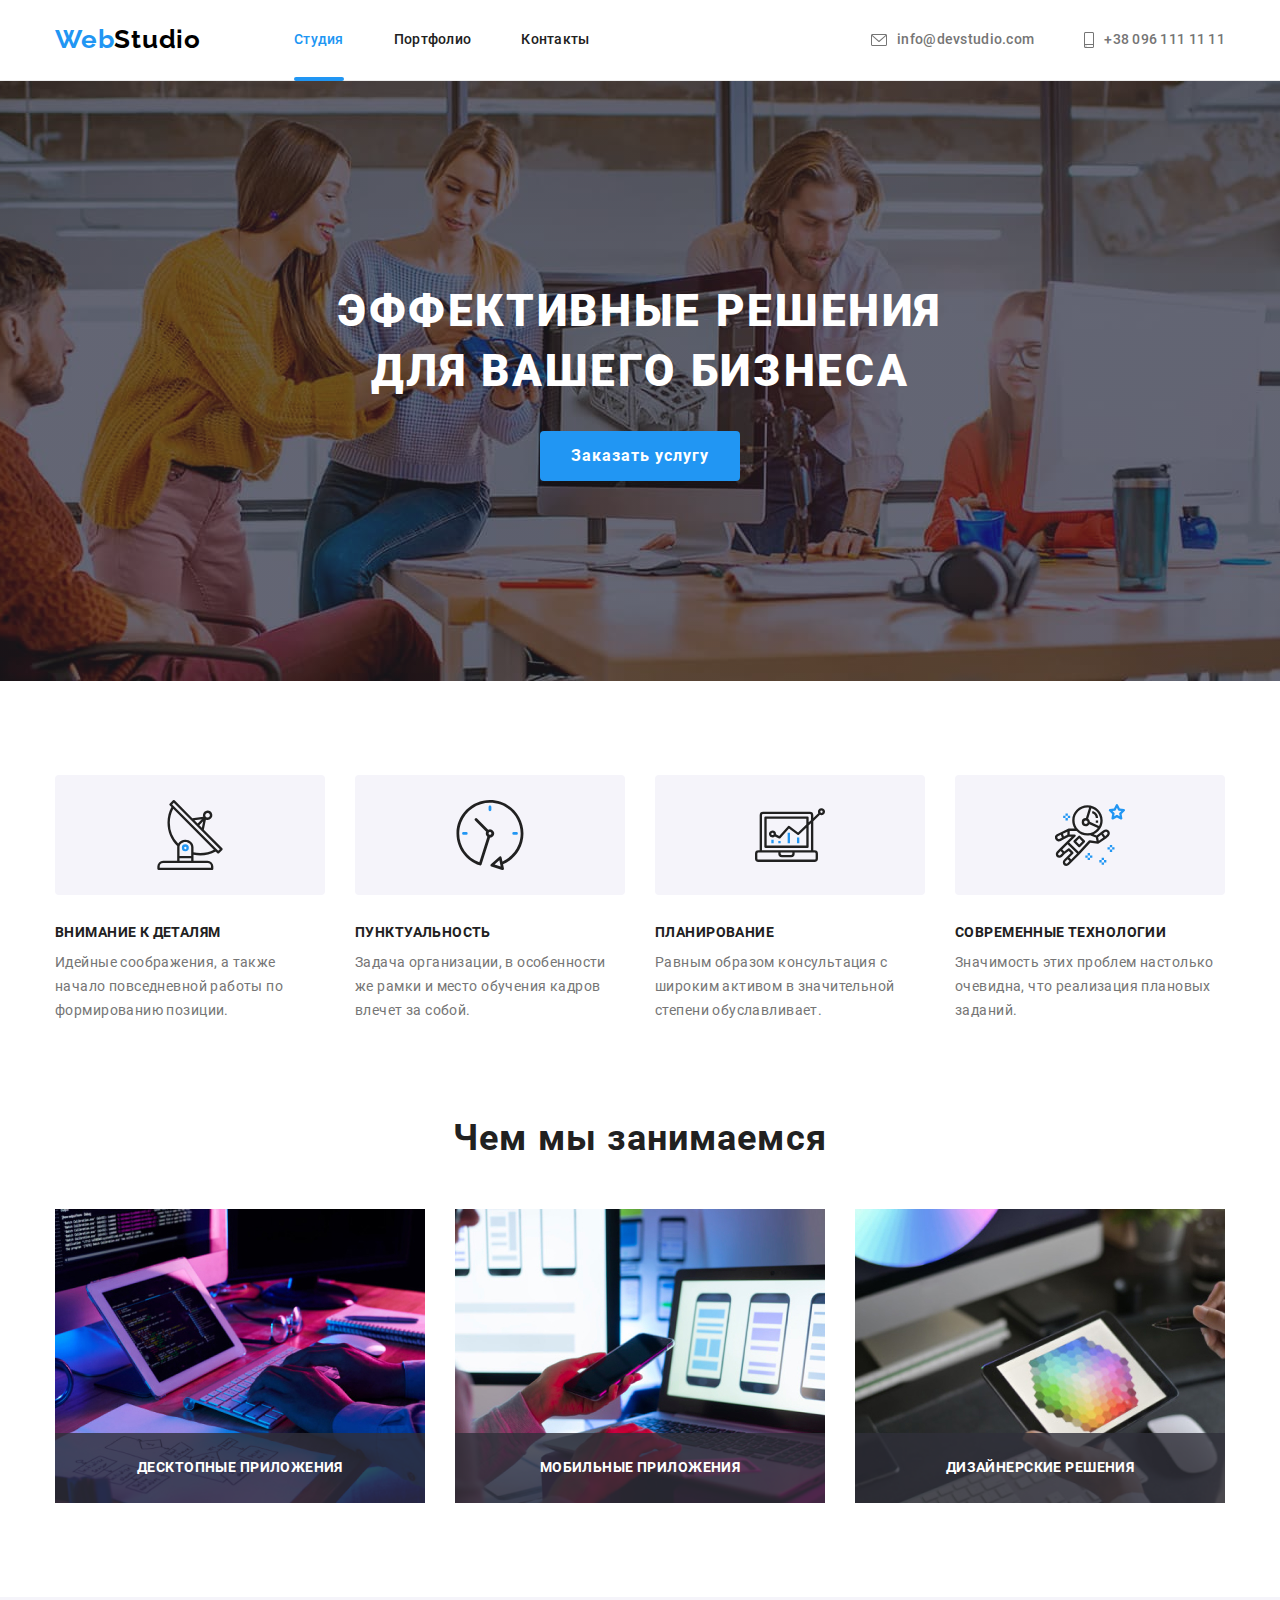
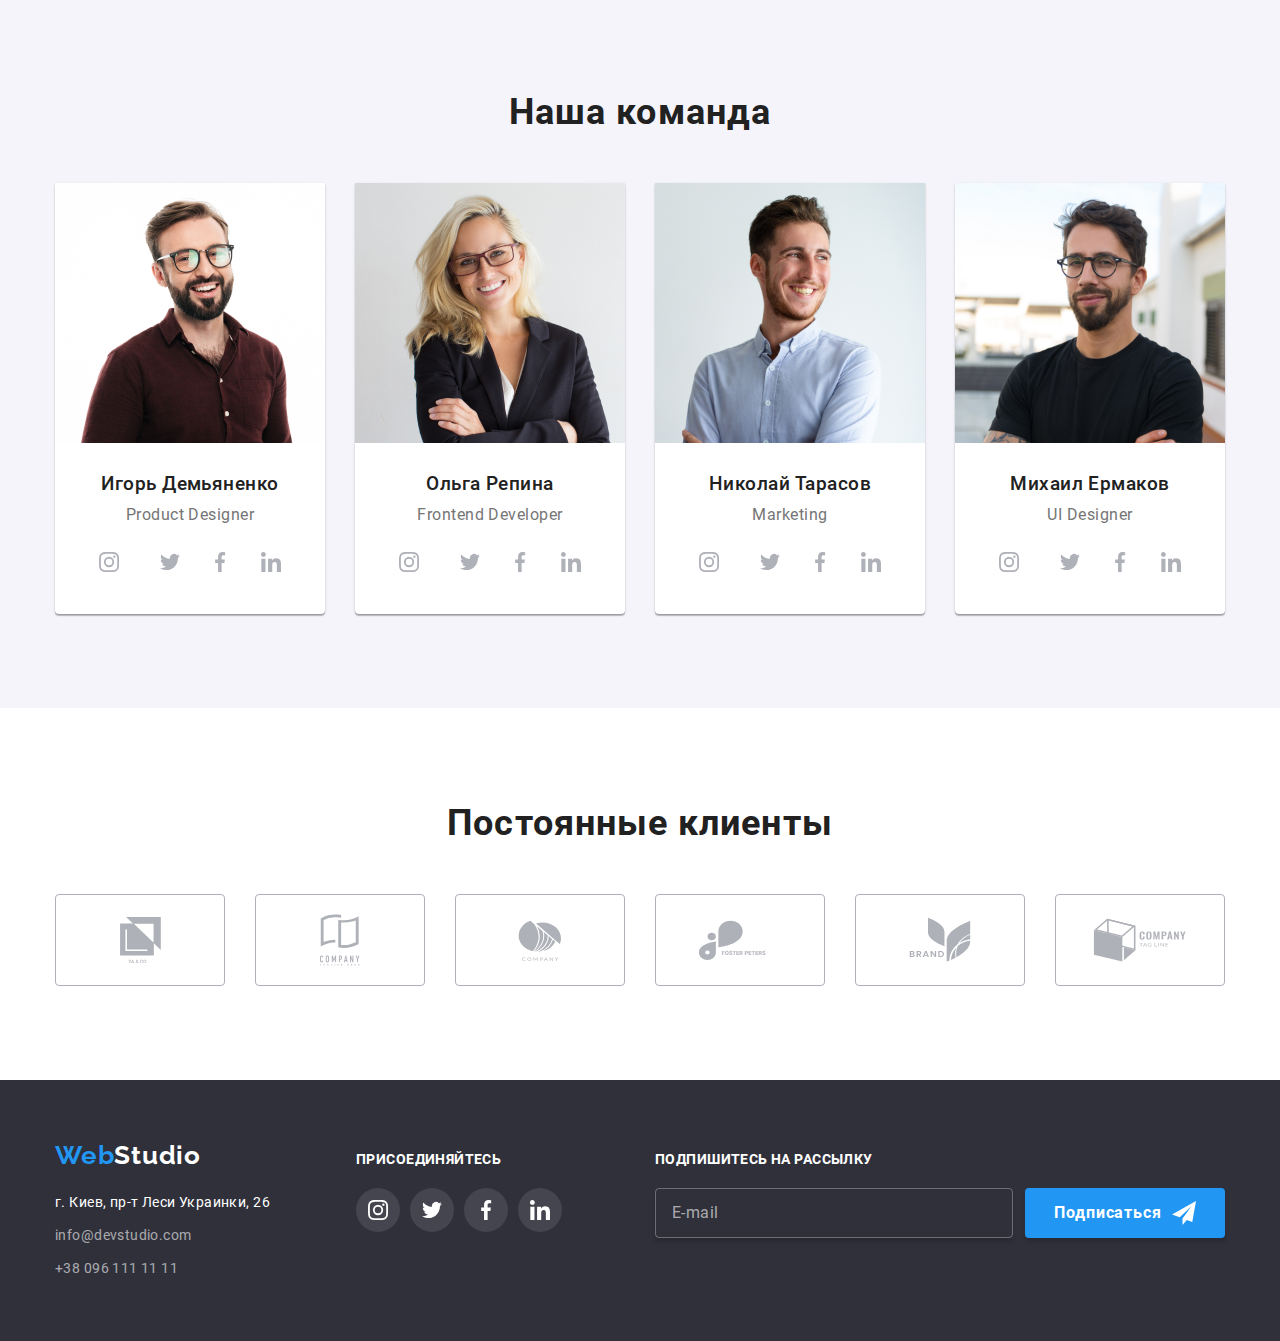
<file: index.html>
<!DOCTYPE html>
<html lang="ru">
<head>
    <meta charset="UTF-8">
    <meta http-equiv="X-UA-Compatible" content="IE=edge">
    <meta name="viewport" content="width=device-width, initial-scale=1.0">
    <title>Студия</title>
    <link rel="stylesheet" href="https://cdnjs.cloudflare.com/ajax/libs/modern-normalize/1.0.0/modern-normalize.min.css">
    <link rel="stylesheet" href="./css/main.min.css"/>
</head>
<body>
    <!--  Хедер  -->
    <header>
        <div class="header container">
        <a href="./index.html" class="logo"><span class="logo__part--accent">Web</span><span class="logo__part--black">Studio</span></a>
        <nav>
        <ul class="nav-list">
            <li class="nav-list__item"><a href="./index.html" class="nav-list__link nav-list__link--current">Студия</a></li>
            <li class="nav-list__item"><a href="./portfolio.html" class="nav-list__link">Портфолио</a></li>
            <li class="nav-list__item"><a href="#contacts" class="nav-list__link">Контакты</a></li>
        </ul>
        </nav>
        <ul class="media-list">
            <li class="media-list__item">
                <a href="mailto:info@devstudio.com" class="media-list__link">
                <svg class="media-list__icon" width="16" height="12">
                    <use href="./images/icons.svg#icon-envelope">

                    </use>
                </svg>
                info@devstudio.com
                </a>
            </li>  
            <li class="media-list__item">
                <a href="tel:+380961111111" class="media-list__link">
                <svg class="media-list__icon" width="10" height="16">
                    <use href="./images/icons.svg#icon-smartphone">

                    </use>
                </svg>
                    +38 096 111 11 11
                </a>
            </li> 
        </ul>
        </div>
    </header>

    
    <!-- Main content-->
    <main>
           <!-- Герой -->
    <section class="hero">
       
        <div class="container hero-container">
        <h1 class="hero-container__title">Эффективные решения<br> для вашего бизнеса</h1>
        <button data-modal-open type="button" class="main-button">Заказать услугу</button>
        </div>
    </section>
    <!-- <h2>Особенности</h2> -->
    <section class="features"> 
       
        <div class="container">
        <ul class="features-list">
            <li class="features-list__item">
                <div class="features-list__icon-bcg">
                    <svg class="features-list__icon" width="70" height="70">
                        <use href="./images/icons.svg#icon-antenna">
                    
                        </use>
                    </svg>
                </div>
                <h3 class="features-list__title">Внимание к деталям</h3>
                <p class="features-list__text">Идейные соображения, а также начало повседневной работы по формированию позиции.</p>
            </li>
            <li class="features-list__item">
                <div class="features-list__icon-bcg">
                    <svg class="features-list__icon" width="70" height="70">
                        <use href="./images/icons.svg#icon-clock">
                    
                        </use>
                    </svg>
                </div>
                <h3 class="features-list__title">Пунктуальность</h3>
                <p class="features-list__text">Задача организации, в особенности же рамки и место обучения кадров влечет за собой.</p>
            </li>
             <li class="features-list__item">
                <div class="features-list__icon-bcg">
                    <svg class="features-list__icon" width="70" height="70">
                        <use href="./images/icons.svg#icon-diagram">
                    
                        </use>
                    </svg>
                </div>
                <h3 class="features-list__title">Планирование</h3>
                <p class="features-list__text">Равным образом консультация с широким активом в значительной степени обуславливает.</p>
            </li>
            <li class="features-list__item">
                <div class="features-list__icon-bcg">
                    <svg class="features-list__icon" width="70" height="70">
                        <use href="./images/icons.svg#icon-astronaut">
                    
                        </use>
                    </svg>
                </div>
                <h3 class="features-list__title">Современные технологии</h3>
                <p class="features-list__text">Значимость этих проблем настолько очевидна, что реализация плановых заданий.</p>
            </li>

        </ul>
        </div>
    </section>
    <!-- Чем мы занимаемся -->
    <section class="about">
        <div class="container">
        <h2 class="container__section-title">Чем мы занимаемся</h2>
        <ul class="about-list">
            <li class="about-list__item"><img src="./images/box1.jpg" alt="box1" width="370">
            <div class="about-list__overlay">
                <h3 class="about-list__title">Десктопные приложения</h3>
            </div>
            </li>
            <li class="about-list__item"><img src="./images/box2.jpg" alt="box2" width="370">
            <div class="about-list__overlay">
                <h3 class="about-list__title">Мобильные приложения</h3>
            </div>
            </li>
            <li class="about-list__item"><img src="./images/box3.jpg" alt="box3" width="370">
            <div class="about-list__overlay">
                <h3 class="about-list__title">Дизайнерские решения</h3>
            </div>
            </li>
        </ul>
        </div>
    </section>
    <!-- Наша команда -->
    <section class="team">
        <div class="container">
        <h2 class="container__section-title">Наша команда</h2>
        <ul class="team-list">
            <li class="team-list__item">
                <img class="team-list__image" src="./images/img1.jpg" alt="Игорь Демьяненко" width="270">
                <h3 class="team-list__name">Игорь Демьяненко</h3>
                <p class="team-list__position">Product Designer</p>
                <ul class="social-list social-list--team">
                    <li class="social-list__item social-list__item--team">
                        <a href="" class="social-list__link social-list__link--team">
                            <svg class="social-list__icon" width="20" height="20">
                                <use href="./images/icons.svg#icon-instagram">
                            
                                </use>
                            </svg>
                        </a>
                    </li>
                    <li class="social-list__item team-link-item">
                        <a href="" class="social-list__link social-list__link--team">
                        <svg class="social-list__icon" width="20" height="20">
                            <use href="./images/icons.svg#icon-twitter">
                    
                            </use>
                        </svg>
                        </a>
                    </li>
                    <li class="social-list__item team-link-item">
                        <a href="" class="social-list__link social-list__link--team">
                        <svg class="social-list__icon" width="20" height="20">
                            <use href="./images/icons.svg#icon-facebook">
                    
                            </use>
                        </svg>
                        </a>
                    </li>
                    <li class="social-list__item team-link-item">
                        <a href="" class="social-list__link social-list__link--team">
                        <svg class="social-list__icon" width="20" height="20">
                            <use href="./images/icons.svg#icon-linkedin">
                    
                            </use>
                        </svg>
                        </a>
                    </li>
                </ul>
            </li>
            <li class="team-list__item">
                <img class="team-list__image" src="./images/img2.jpg" alt="Ольга Репина" width="270">
                <h3 class="team-list__name">Ольга Репина</h3>
                <p class="team-list__position">Frontend Developer</p>
                <ul class="social-list social-list--team">
                    <li class="social-list__item social-list__item--team">
                        <a href="" class="social-list__link social-list__link--team">
                            <svg class="social-list__icon" width="20" height="20">
                                <use href="./images/icons.svg#icon-instagram">
                
                                </use>
                            </svg>
                        </a>
                    </li>
                    <li class="social-list__item team-link-item">
                        <a href="" class="social-list__link social-list__link--team">
                            <svg class="social-list__icon" width="20" height="20">
                                <use href="./images/icons.svg#icon-twitter">
                
                                </use>
                            </svg>
                        </a>
                    </li>
                    <li class="social-list__item team-link-item">
                        <a href="" class="social-list__link social-list__link--team">
                            <svg class="social-list__icon" width="20" height="20">
                                <use href="./images/icons.svg#icon-facebook">
                
                                </use>
                            </svg>
                        </a>
                    </li>
                    <li class="social-list__item team-link-item">
                        <a href="" class="social-list__link social-list__link--team">
                            <svg class="social-list__icon" width="20" height="20">
                                <use href="./images/icons.svg#icon-linkedin">
                
                                </use>
                            </svg>
                        </a>
                    </li>
                </ul>
            </li>
            <li class="team-list__item">
                <img class="team-list__image" src="./images/img3.jpg" alt="Николай Тарасов" width="270">
                <h3 class="team-list__name">Николай Тарасов</h3>
                <p class="team-list__position">Marketing</p>
                <ul class="social-list social-list--team">
                    <li class="social-list__item social-list__item--team">
                        <a href="" class="social-list__link social-list__link--team">
                            <svg class="social-list__icon" width="20" height="20">
                                <use href="./images/icons.svg#icon-instagram">
                
                                </use>
                            </svg>
                        </a>
                    </li>
                    <li class="social-list__item team-link-item">
                        <a href="" class="social-list__link social-list__link--team">
                            <svg class="social-list__icon" width="20" height="20">
                                <use href="./images/icons.svg#icon-twitter">
                
                                </use>
                            </svg>
                        </a>
                    </li>
                    <li class="social-list__item team-link-item">
                        <a href="" class="social-list__link social-list__link--team">
                            <svg class="social-list__icon" width="20" height="20">
                                <use href="./images/icons.svg#icon-facebook">
                
                                </use>
                            </svg>
                        </a>
                    </li>
                    <li class="social-list__item team-link-item">
                        <a href="" class="social-list__link social-list__link--team">
                            <svg class="social-list__icon" width="20" height="20">
                                <use href="./images/icons.svg#icon-linkedin">
                
                                </use>
                            </svg>
                        </a>
                    </li>
                </ul>
            </li>
            <li class="team-list__item">
                <img class="team-list__image" src="./images/img4.jpg" alt="Михаил Ермаков" width="270">
                <h3 class="team-list__name">Михаил Ермаков</h3>
                <p class="team-list__position">UI Designer</p>
                <ul class="social-list social-list--team">
                    <li class="social-list__item social-list__item--team">
                        <a href="" class="social-list__link social-list__link--team">
                            <svg class="social-list__icon" width="20" height="20">
                                <use href="./images/icons.svg#icon-instagram">
                
                                </use>
                            </svg>
                        </a>
                    </li>
                    <li class="social-list__item team-link-item">
                        <a href="" class="social-list__link social-list__link--team">
                            <svg class="social-list__icon" width="20" height="20">
                                <use href="./images/icons.svg#icon-twitter">
                
                                </use>
                            </svg>
                        </a>
                    </li>
                    <li class="social-list__item team-link-item">
                        <a href="" class="social-list__link social-list__link--team">
                            <svg class="social-list__icon" width="20" height="20">
                                <use href="./images/icons.svg#icon-facebook">
                
                                </use>
                            </svg>
                        </a>
                    </li>
                    <li class="social-list__item team-link-item">
                        <a href="" class="social-list__link social-list__link--team">
                            <svg class="social-list__icon" width="20" height="20">
                                <use href="./images/icons.svg#icon-linkedin">
                
                                </use>
                            </svg>
                        </a>
                    </li>
                </ul>
            </li>
        </ul>
        </div>
    </section>
    <!--Клиенты-->
    <section class="clients"> 
    <div class="container">
    <h2 class="container__section-title">Постоянные клиенты</h2>
    <ul class="clients-list">
        <li class="clients-list__item">
            <a href="" class="clients-list__link">
                <svg class="clients-list__icon" width="41" height="46.7">
                    <use href="./images/icons.svg#icon-client1">

                    </use>
                </svg>
            </a>
        </li>
        <li class="clients-list__item">
            <a href="" class="clients-list__link">
                <svg class="clients-list__icon" width="40" height="52">
                    <use href="./images/icons.svg#icon-client2">
            
                    </use>
                </svg>
            </a>
        </li>
        <li class="clients-list__item">
            <a href="" class="clients-list__link">
                <svg class="clients-list__icon" width="43.46" height="41.18">
                    <use href="./images/icons.svg#icon-client3">
            
                    </use>
                </svg>
            </a>
        </li>
        <li class="clients-list__item">
            <a href="" class="clients-list__link">
                <svg class="clients-list__icon" width="84.44" height="40.62">
                    <use href="./images/icons.svg#icon-client4">
                    </use>
                </svg>
            </a>
        </li>
        <li class="clients-list__item">
            <a href="" class="clients-list__link">
                <svg class="clients-list__icon" width="62.54" height="45.43">
                    <use href="./images/icons.svg#icon-client5">
            
                    </use>
                </svg>
            </a>
        </li>
        <li class="clients-list__item">
            <a href="" class="clients-list__link">
                <svg class="clients-list__icon" width="93.79" height="43.93">
                    <use href="./images/icons.svg#icon-client6">
            
                    </use>
                </svg>
            </a>
        </li>
    </ul>

    </div>
    </section>
    </main>

    <!-- Футер -->
    <footer id="contacts">
        <div class="footer container">
            <div class="main-contacts">

            <a href="./index.html" class="logo"><span class="logo__part--accent">Web</span><span class="logo__part--white">Studio</span></a>
            
            <ul class="contact-list">
                <li class="contact-list__item"><address class="address-link">г. Киев, пр-т Леси Украинки, 26</address></li>
                <li class="contact-list__item"><a href="mailto:info@devstudio.com" class="contact-link">info@devstudio.com</a></li>
                <li class="contact-list__item"><a href="tel:+380961111111" class="contact-link">+38 096 111 11 11</a></li>
            </ul>
            </div>

            <div class="social-networks-contacts">
                <p class="call">присоединяйтесь</p>
                <ul class="social-list">
                    <li class="social-list__item">
                        <a href="" class="social-list__link social-list__link--footer">
                            <svg class="social-list__icon" width="20" height="20">
                                <use href="./images/icons.svg#icon-instagram">
                
                                </use>
                            </svg>
                        </a>
                    </li>
                    <li class="social-list__item">
                        <a href="" class="social-list__link social-list__link--footer">
                            <svg class="social-list__icon" width="20" height="20">
                                <use href="./images/icons.svg#icon-twitter">
                
                                </use>
                            </svg>
                        </a>
                    </li>
                    <li class="social-list__item">
                        <a href="" class="social-list__link social-list__link--footer">
                            <svg class="social-list__icon" width="20" height="20">
                                <use href="./images/icons.svg#icon-facebook">
                
                                </use>
                            </svg>
                        </a>
                    </li>
                    <li class="social-list__item">
                        <a href="" class="social-list__link social-list__link--footer">
                            <svg class="social-list__icon" width="20" height="20">
                                <use href="./images/icons.svg#icon-linkedin">
                
                                </use>
                            </svg>
                        </a>
                    </li>
                </ul>
            </div>
            <div class="subscribe-form">
            <p class="call subscribe-form__call">Подпишитесь на рассылку</p>
            <form action="javascript:void(0);">
                    <div class="subscribe-field">
                    <label>
                    <input type="email" placeholder="E-mail" class="subscribe-field__form-input">
                    </label>
                    <button type="submit" class="main-button subscribe-field__main-button">Подписаться
                        <svg class="main-button__subscribe-icon" width="24" height="24">
                            <use href="./images/icons.svg#icon-send">
                            </use>
                        </svg>
                    </button>
                    </div>
                
            </form>
            </div>
        </div>
        
    </footer>

    <!-- Бекдроп -->
    <!-- Модалка -->
    <div class="backdrop is-hidden" data-modal>
        <div class="modal">
            <button type="button" class="close-button" data-modal-close>
                <svg class="close-button__cross" width="11" height="11">
                    <use href="./images/icons.svg#icon-button">

                    </use>
                </svg>
            </button>
            <b class="modal__title">Оставьте свои данные, мы вам перезвоним</b>
            <form action="javascript:void(0);" 
            class="modal-form">

            <label class="modal-form__field">
                <span class="modal-form__label">Имя</span>
                    <input type="text"
                name="name"
                placeholder=""
                required
                class="modal-form__input">
                <svg class="modal-form__icon" width="18" height="18">
                    <use href="./images/icons.svg#icon-person">
                    </use>
                </svg>
                
            </label>

            <label class="modal-form__field">
                <span class="modal-form__label">Телефон</span>
                <input  type="tel"
                name="tel" 
                placeholder=""
                required
                class="modal-form__input">
                <svg class="modal-form__icon" width="18" height="18">
                    <use href="./images/icons.svg#icon-tel">
                    </use>
                </svg>
            </label>

            <label class="modal-form__field">
                <span class="modal-form__label">Почта</span>
                <input type="email"
                name="email"
                placeholder=""
                required
                class="modal-form__input">
                <svg class="modal-form__icon" width="18" height="18">
                    <use href="./images/icons.svg#icon-email">
                    </use>
                </svg>
            </label>

            <label class="modal-form__field modal-form__field--comment">
                <span class="modal-form__label">Комментарий</span>
                
                <textarea name="comment" placeholder="Введите текст" class="modal-form__input modal-form__input--comment"></textarea>

            </label>

            <label class="agreement">
                    
                <input type="checkbox"
                name="checkbox"
                class="agreement__checkbox"
                >
                <svg class="agreement__icon" width="16" height="15">
                    <use href="./images/icons.svg#icon-uncheck">
                    </use>
                </svg>
                <span class="agreement__text">Соглашаюсь с рассылкой и принимаю&nbsp;</span>
                 
                <span class="agreement__link">
                    <a href="">Условия договора</a>
                </span>
            </label>

           



            <button type="submit" class="main-button main-button--modal">Отправить</button>
            </form>
        </div>
    </div>
<script src="./js/modal.js"></script>
</body>
</html>
</file>
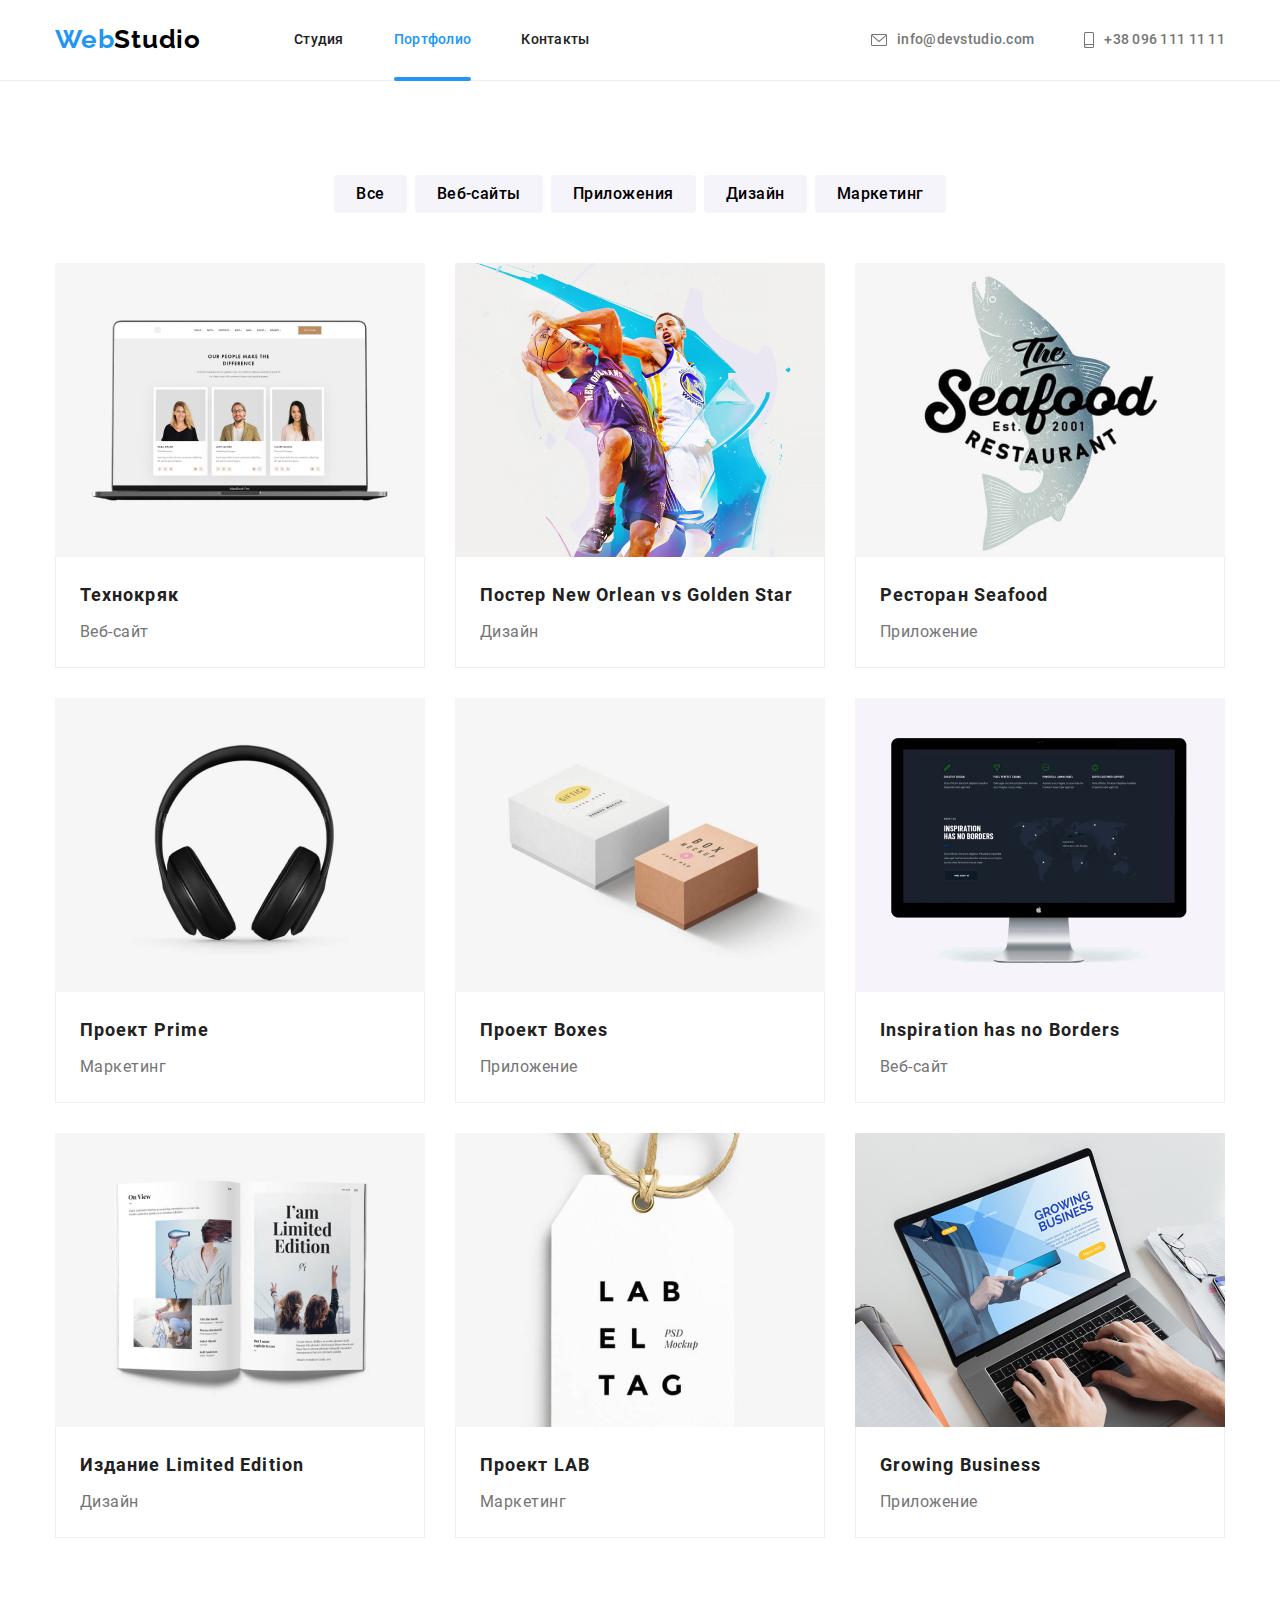
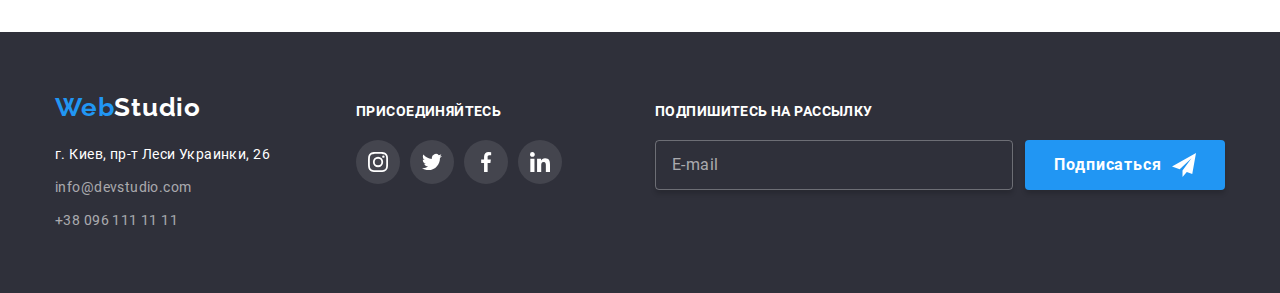
<file: portfolio.html>
<!DOCTYPE html>
<html lang="ru">
<head>
    <meta charset="UTF-8">
    <meta http-equiv="X-UA-Compatible" content="IE=edge">
    <meta name="viewport" content="width=device-width, initial-scale=1.0">
    <title>Портфолио</title>
    <link rel="stylesheet" href="https://cdnjs.cloudflare.com/ajax/libs/modern-normalize/1.0.0/modern-normalize.min.css">
    <link rel="stylesheet" href="./css/main.min.css" />


</head>
<body>
    <!--  Хедер  -->
    <header>
    <div class="header container">
            <a href="./index.html" class="logo"><span class="logo__part--accent">Web</span><span
                    class="logo__part--black">Studio</span></a>

        <nav>
            <ul class="nav-list">
                <li class="nav-list__item"><a href="./index.html" class="nav-list__link">Студия</a></li>
                <li class="nav-list__item"><a href="./portfolio.html" class="nav-list__link nav-list__link--current">Портфолио</a></li>
                <li class="nav-list__item"><a href="#contacts" class="nav-list__link">Контакты</a></li>
            </ul>
        </nav>
        <ul class="media-list">
            <li class="media-list__item">
                <a href="mailto:info@devstudio.com" class="media-list__link">
                    <svg class="media-list__icon" width="16" height="12">
                        <use href="./images/icons.svg#icon-envelope">
        
                        </use>
                    </svg>
                    info@devstudio.com
                </a>
            </li>
            <li class="media-list__item">
                <a href="tel:+380961111111" class="media-list__link">
                    <svg class="media-list__icon" width="10" height="16">
                        <use href="./images/icons.svg#icon-smartphone">
        
                        </use>
                    </svg>
                    +38 096 111 11 11
                </a>
            </li>
        </ul>
    </div>
    </header>
    
    <!-- Main content portfolio -->
    <main>
        <div class="container">
        <!-- <h1>Портфолио</h1> -->
    <section>
    <div class="portfolio-container">
    <!-- <h2>Фильтр</h2> -->
        <ul class="filter-list">
            <li class="filter-list__item"><button type="button" class="filter-list__button">Все</button></li>
            <li class="filter-list__item"><button type="button" class="filter-list__button">Веб-сайты</button></li>
            <li class="filter-list__item"><button type="button" class="filter-list__button">Приложения</button></li>
            <li class="filter-list__item"><button type="button" class="filter-list__button">Дизайн</button></li>
            <li class="filter-list__item"><button type="button" class="filter-list__button">Маркетинг</button></li>
        </ul>
    

    <!-- <h2>Проекты</h2> -->
    <ul class="project-list">
        <li class="project-list__item">
            <a href="" class="project-list__link">
                <div class="project-list__thumb">
                <img src="./images/pic1.jpg" alt="Технокряк" width="370">
                <div class="overlay">
                    <p class="overlay__text">
                        Технокряк это современная площадка распространения коронавируса. Компании используют эту платформу для цифрового
                        шпионажа и атак на защищённые сервера конкурентов.
                    </p>
                
                </div>
                </div>
                <div class="project-list__description">
                    <h3 class="project-list__name">Технокряк</h3>
                    <p class="project-list__type">Веб-сайт</p>
                </div>
               
            </a>
        </li>
        <li class="project-list__item">
            <a href="" class="project-list__link">
                <div class="project-list__thumb">
                <img src="./images/pic2.jpg" alt="Постер" width="370">
                <div class="overlay">
                    <p class="overlay__text">
                        Lorem ipsum dolor sit amet consectetur adipisicing elit. Illo corporis, omnis tempora at quidem ratione eligendi consectetur! Saepe officia, sit quasi fugit eveniet voluptatibus esse laboriosam libero corrupti aliquid consequuntur doloremque quo distinctio cumque, tenetur sunt! Porro, a facilis vero cum soluta magni eius consectetur cumque. Voluptatibus nam, excepturi voluptatum doloribus cupiditate blanditiis eligendi vero veritatis nobis consequuntur, sint nihil dolor quidem odio, ea officia quos officiis possimus nisi quisquam consequatur rerum quo! Autem nostrum id numquam repellendus nobis nesciunt. Fugit ullam perspiciatis quod quibusdam corrupti nam! Temporibus id, distinctio libero omnis beatae cupiditate laborum consequatur aspernatur exercitationem, excepturi dolorem.
                    </p>
                </div>
                </div>
                <div class="project-list__description">
                    <h3 class="project-list__name">Постер New Orlean vs Golden Star</h3>
                    <p class="project-list__type">Дизайн</p>
                </div>
                
            </a>
        </li>
        <li class="project-list__item">
            <a href="" class="project-list__link">
                <div class="project-list__thumb">
                <img src="./images/pic3.jpg" alt="Ресторан Seafood" width="370">
                <div class="overlay">
                    <p class="overlay__text">
                        Lorem ipsum dolor sit, amet consectetur adipisicing elit. Ipsa numquam suscipit, provident vel explicabo deleniti nostrum quasi blanditiis recusandae pariatur aperiam cumque, expedita, rerum sequi minus quia laudantium quisquam architecto.
                    </p>
                </div>
                </div>
                <div class="project-list__description">
                    <h3 class="project-list__name">Ресторан Seafood</h3>
                    <p class="project-list__type">Приложение</p>
                </div>
                
            </a>
        </li>
        <li class="project-list__item">
            <a href="" class="project-list__link">
                <div class="project-list__thumb">
                <img src="./images/pic4.jpg" alt="Проект Prime" width="370">
                <div class="overlay">
                    <p class="overlay__text">
                        Lorem ipsum dolor sit amet consectetur adipisicing elit. Sed nostrum, aperiam adipisci quasi quia possimus numquam, aut voluptatem, sequi corporis est accusantium! Mollitia voluptates nostrum veritatis, quis quod vel quas.
                    </p>
                </div>
                </div>
                <div class="project-list__description">
                    <h3 class="project-list__name">Проект Prime</h3>
                    <p class="project-list__type">Маркетинг</p>
                </div>
                
            </a>
        </li>
        <li class="project-list__item">
            <a href="" class="project-list__link">
                <div class="project-list__thumb">
                <img src="./images/pic5.jpg" alt="Проект Boxes" width="370">
                <div class="overlay">
                    <p class="overlay__text">
                        Lorem ipsum dolor sit amet consectetur adipisicing elit. Sit corrupti impedit ratione eligendi velit accusantium quidem enim nobis ab voluptatibus, eius praesentium eveniet qui officiis ut, explicabo aperiam aspernatur nemo?
                    </p>
                </div>
                </div>
                <div class="project-list__description">
                    <h3 class="project-list__name">Проект Boxes</h3>
                    <p class="project-list__type">Приложение</p>
                </div>
            </a>
        </li>
        <li class="project-list__item">
            <a href="" class="project-list__link">
                <div class="project-list__thumb">
                <img src="./images/pic6.jpg" alt="Inspiration has no Borders" width="370">
                <div class="overlay">
                    <p class="overlay__text">
                        Lorem ipsum dolor sit amet consectetur adipisicing elit. Nam aspernatur quas debitis quos quidem nisi, ab consectetur ut quisquam provident molestiae quibusdam nulla, iusto ipsam repellat quaerat, odit delectus officia?
                    </p>
                </div>
                </div>
                <div class="project-list__description">
                    <h3 class="project-list__name">Inspiration has no Borders</h3>
                    <p class="project-list__type">Веб-сайт</p>
                </div>
            </a>
        </li>
        <li class="project-list__item">
            <a href="" class="project-list__link">
                <div class="project-list__thumb">
                <img src="./images/pic7.jpg" alt="Издание Limited Edition" width="370">
                <div class="overlay">
                    <p class="overlay__text">
                        Lorem ipsum dolor sit amet, consectetur adipisicing elit. Temporibus, eos? Labore praesentium hic tenetur amet aperiam. Et, molestias, quaerat vitae illum voluptas explicabo commodi, incidunt veritatis quam pariatur quidem rerum!
                    </p>
                </div>
                </div>
                <div class="project-list__description">
                    <h3 class="project-list__name">Издание Limited Edition</h3>
                    <p class="project-list__type">Дизайн</p>
                </div>
            </a>
        </li>
        <li class="project-list__item">
            <a href="" class="project-list__link">
                <div class="project-list__thumb">
                <img src="./images/pic8.jpg" alt="Проект LAB" width="370">
                <div class="overlay">
                    <p class="overlay__text">
                        Lorem ipsum dolor, sit amet consectetur adipisicing elit. Modi cum odio, soluta praesentium maxime non. Corporis, similique consequatur cumque non esse dolore iure officia omnis reiciendis quaerat saepe architecto in.
                    </p>
                </div>
                </div>
                <div class="project-list__description">
                    <h3 class="project-list__name">Проект LAB</h3>
                    <p class="project-list__type">Маркетинг</p>
                </div>
            </a>
        </li>
        <li class="project-list__item">
            <a href="" class="project-list__link">
                <div class="project-list__thumb">
                <img src="./images/pic9.jpg" alt="Growing Business" width="370">
                <div class="overlay">
                    <p class="overlay__text">
                        Lorem ipsum, dolor sit amet consectetur adipisicing elit. Voluptatibus, laborum ut distinctio inventore nisi repudiandae magnam. Consectetur, ducimus! Repellat possimus nam ratione dolor cumque earum hic optio quidem illum quaerat.
                    </p>
                </div>
                </div>
                <div class="project-list__description">
                    <h3 class="project-list__name">Growing Business</h3>
                    <p class="project-list__type">Приложение</p>
                </div>
            </a>
        </li>
    </ul>
    </div>
    </section>
    </div>
</main>

    <!-- Футер -->
    <footer id="contacts">
        <div class="footer container">
            <div class="main-contacts">
    
                <a href="./index.html" class="logo"><span class="logo__part--accent">Web</span><span
                        class="logo__part--white">Studio</span></a>
    
                <ul class="contact-list">
                    <li class="contact-list__item">
                        <address class="address-link">г. Киев, пр-т Леси Украинки, 26</address>
                    </li>
                    <li class="contact-list__item"><a href="mailto:info@devstudio.com"
                            class="contact-link">info@devstudio.com</a></li>
                    <li class="contact-list__item"><a href="tel:+380961111111" class="contact-link">+38 096 111 11 11</a>
                    </li>
                </ul>
            </div>
    
            <div class="social-networks-contacts">
                <p class="call">присоединяйтесь</p>
                <ul class="social-list">
                    <li class="social-list__item">
                        <a href="" class="social-list__link social-list__link--footer">
                            <svg class="social-list__icon" width="20" height="20">
                                <use href="./images/icons.svg#icon-instagram">
    
                                </use>
                            </svg>
                        </a>
                    </li>
                    <li class="social-list__item">
                        <a href="" class="social-list__link social-list__link--footer">
                            <svg class="social-list__icon" width="20" height="20">
                                <use href="./images/icons.svg#icon-twitter">
    
                                </use>
                            </svg>
                        </a>
                    </li>
                    <li class="social-list__item">
                        <a href="" class="social-list__link social-list__link--footer">
                            <svg class="social-list__icon" width="20" height="20">
                                <use href="./images/icons.svg#icon-facebook">
    
                                </use>
                            </svg>
                        </a>
                    </li>
                    <li class="social-list__item">
                        <a href="" class="social-list__link social-list__link--footer">
                            <svg class="social-list__icon" width="20" height="20">
                                <use href="./images/icons.svg#icon-linkedin">
    
                                </use>
                            </svg>
                        </a>
                    </li>
                </ul>
            </div>
            <div class="subscribe-form">
                <p class="call subscribe-form__call">Подпишитесь на рассылку</p>
                <form action="javascript:void(0);">
                    <div class="subscribe-field">
                        <label>
                            <input type="email" placeholder="E-mail" class="subscribe-field__form-input">
                        </label>
                        <button type="submit" class="main-button subscribe-field__main-button">Подписаться
                            <svg class="main-button__subscribe-icon" width="24" height="24">
                                <use href="./images/icons.svg#icon-send">
                                </use>
                            </svg>
                        </button>
                    </div>
    
                </form>
            </div>
        </div>
    
    </footer>
    
</body>
</html>
</file>
<file: css/main.min.css>
p,h1,h2,h3,h4,h5,h6,ul{padding:0;margin:0}.media-list__link,.social-list__link,.subscribe-field__main-button,.close-button,.agreement,.features-list__icon-bcg,.clients-list__link{display:flex;justify-content:center;align-items:center}@font-face{font-family:"Raleway";font-style:normal;font-weight:700;font-display:swap;src:url(../fonts/raleway-v19-latin-700.woff) format("woff"),url(../fonts/raleway-v19-latin-700.woff2) format("woff2")}@font-face{font-family:"Roboto";font-style:normal;font-weight:400;font-display:swap;src:url(../fonts/roboto-v27-latin_cyrillic-regular.woff) format("woff"),url(../fonts/roboto-v27-latin_cyrillic-regular.woff2) format("woff2")}@font-face{font-family:"Roboto";font-style:normal;font-weight:500;font-display:swap;src:url(../fonts/roboto-v27-latin_cyrillic-500.woff) format("woff"),url(../fonts/roboto-v27-latin_cyrillic-500.woff2) format("woff2")}@font-face{font-family:"Roboto";font-style:normal;font-weight:700;font-display:swap;src:url(../fonts/roboto-v27-latin_cyrillic-700.woff) format("woff"),url(../fonts/roboto-v27-latin_cyrillic-700.woff2) format("woff2")}@font-face{font-family:"Roboto";font-style:normal;font-weight:900;font-display:swap;src:url(../fonts/roboto-v27-latin_cyrillic-900.woff) format("woff"),url(../fonts/roboto-v27-latin_cyrillic-900.woff2) format("woff2")}body{font-family:"Roboto",sans-serif;font-style:normal;color:#212121}p{color:#757575}a{text-decoration:none;color:inherit}button{font-family:inherit}img{display:block}ul{list-style:none}.container{width:1200px;padding-left:15px;padding-right:15px;margin-left:auto;margin-right:auto}.logo{display:block;font-family:"Raleway",sans-serif;font-weight:700;font-size:26px;line-height:1.192;letter-spacing:.03em}.logo__part--accent{color:#2196f3}.logo__part--black{color:#000}.logo__part--white{color:#fff}.nav-list{display:flex;margin-left:93px}.nav-list__item{position:relative}.nav-list__item:not(:last-child){margin-right:50px}.nav-list__link{display:block;padding-top:32px;padding-bottom:32px;font-weight:500;font-size:14px;line-height:1.14;letter-spacing:.02em;transition:color 250ms cubic-bezier(0.4, 0, 0.2, 1)}.nav-list__link:hover,.nav-list__link:focus,.nav-list__link--current{color:#2196f3}.nav-list__link--current::after{content:"";position:absolute;bottom:0;margin-bottom:-1px;display:block;width:100%;height:4px;border-radius:2px;background-color:#2196f3}.media-list{display:flex;margin-left:auto}.media-list__item:not(:last-child){margin-right:50px}.media-list__icon{margin-right:10px;fill:currentColor}.media-list__link{font-weight:500;font-size:14px;line-height:1.14;letter-spacing:.02em;color:#757575;transition:color 250ms cubic-bezier(0.4, 0, 0.2, 1)}.media-list__link:hover,.media-list__link:focus{color:#2196f3}.main-button{width:200px;padding:10px;border:none;border-radius:4px;color:#fff;background-color:#2196f3;font-weight:700;font-size:16px;line-height:1.875;letter-spacing:.06em;cursor:pointer}.social-list{display:flex;justify-content:space-between}.social-list--team{margin-bottom:30px;padding-right:32px;padding-left:32px}.social-list__icon{fill:currentColor}.social-list__item--team:not(:last-child){margin-right:10px}.social-list__link{width:44px;height:44px;border-radius:50%;border:none}.social-list__link--team{background-color:#fff;color:#afb1b8;transition:background-color 250ms cubic-bezier(0.4, 0, 0.2, 1),color 250ms cubic-bezier(0.4, 0, 0.2, 1)}.social-list__link--footer{background-color:rgba(255,255,255,0.1);color:#fff;transition:background-color 250ms cubic-bezier(0.4, 0, 0.2, 1)}.social-list__link--team:hover,.social-list__link--team:focus,.social-list__link--footer:hover,.social-list__link--footer:focus{background:#2196f3;color:#fff}.main-contacts{width:231px;margin-right:70px}.main-contacts>.logo{margin-bottom:20px;width:231px}.contact-list{width:231px;font-style:normal;font-weight:normal;font-size:14px;line-height:1.714;letter-spacing:.03em}.contact-list__item:not(:last-child){margin-bottom:9px}.address-link{color:#fff;font-style:normal}.contact-link{color:rgba(255,255,255,0.6)}.contact-link:hover,.contact-link:focus{color:#2196f3}.social-networks-contacts{width:206px;margin-right:93px}.call{margin-bottom:20px;font-weight:700;font-size:14px;line-height:1.14;letter-spacing:.03em;text-transform:uppercase;color:#fff}.subscribe-form{width:570px}.subscribe-form__call{margin-bottom:20px}.subscribe-field{display:flex}.subscribe-field__form-input{margin-right:12px;padding:15px 16px;width:358px;border:1px solid rgba(255,255,255,0.3);border-radius:4px;background-color:transparent;box-shadow:0px 4px 4px 0px rgba(0,0,0,0.15);color:#fff}.subscribe-field__form-input::placeholder{font-size:16px;line-height:1.25;letter-spacing:.03em;color:rgba(255,255,255,0.6)}.subscribe-field__main-button{box-shadow:0px 4px 4px 0px rgba(0,0,0,0.15)}.main-button__subscribe-icon{margin-left:10px}.close-button{position:absolute;top:8px;right:8px;width:30px;height:30px;border-radius:50%;border:1px solid rgba(0,0,0,0.1);background-color:#fff;color:#000;transition:color 250ms cubic-bezier(0.4, 0, 0.2, 1)}.close-button:focus,.close-button:hover{cursor:pointer;color:#2196f3}.close-button:focus{outline:none;box-shadow:0 0 0 0.1em #2196f3}.close-button__cross{fill:currentColor}.agreement{margin-bottom:30px}.agreement__icon{width:16px;height:15px;margin-right:7px;cursor:pointer}.agreement__text,.agreement__link{display:inline-block;font-size:14px;line-height:1.71;letter-spacing:.03em;color:#757575}.agreement__link{color:#2196f3;text-decoration-line:underline}.agreement__checkbox{position:absolute;width:1px;height:1px;margin:-1px;border:0;padding:0;clip:rect(0 0 0 0);overflow:hidden}.agreement__checkbox:checked+.agreement__icon{background-image:url("../images/check.svg");fill:transparent}.agreement__checkbox:focus-within+.agreement__icon{box-shadow:0 0 0 1px #2196f3}header{border-bottom:1px solid #ececec;background-color:#fff}.header{display:flex;align-items:center}.hero{max-width:1600px;height:600px;margin-left:auto;margin-right:auto;padding-top:200px;padding-bottom:200px;background-image:linear-gradient(to right, rgba(47,48,58,0.4), rgba(47,48,58,0.4)),url(../images/bcg-img-copy.jpg);background-size:cover;background-position:center;text-align:center}.hero-container__title{margin-bottom:30px;font-weight:900;font-size:44px;line-height:1.364;letter-spacing:.06em;text-transform:uppercase;color:#fff}.features{padding-top:94px;padding-bottom:94px}.features-list{display:flex}.features-list__item:not(:last-child){margin-right:30px}.features-list__icon-bcg{width:270px;height:120px;margin-bottom:30px;background-color:#f5f4fa;border-radius:4px}.features-list__title{margin-bottom:10px;font-size:14px;line-height:1.14;letter-spacing:.03em;text-transform:uppercase}.features-list__text{font-size:14px;line-height:1.714;letter-spacing:.03em}.about{padding-bottom:94px}.container__section-title{text-align:center;margin-bottom:50px;font-size:36px;line-height:1.167;letter-spacing:0.03em}.about-list{display:flex}.about-list__item:not(:last-child){margin-right:30px}.about-list__item{position:relative}.about-list__overlay{position:absolute;bottom:0;width:100%;background-color:rgba(47,48,58,0.8)}.about-list__title{padding-top:27px;padding-bottom:27px;font-size:14px;line-height:1.14;letter-spacing:.03em;text-align:center;text-transform:uppercase;color:#fff}.team{padding-top:94px;padding-bottom:94px;margin-left:auto;margin-right:auto;background-color:#f5f4fa}.team-list{display:flex;font-size:16px;line-height:1.188;letter-spacing:.03em}.team-list__item{background-color:#fff;box-shadow:0px 1px 3px rgba(0,0,0,0.12),0px 1px 1px rgba(0,0,0,0.14),0px 2px 1px rgba(0,0,0,0.2);border-radius:0px 0px 4px 4px}.team-list__item:not(:last-child){margin-right:30px}.team-list__image{margin-bottom:30px}.team-list__name{margin-bottom:10px;font-weight:500;text-align:center}.team-list__position{margin-bottom:16px;text-align:center}.clients{padding-top:94px;padding-bottom:94px}.clients-list{display:flex;justify-content:space-between}.clients-list__item{width:170px;height:92px;display:flex;justify-content:center;align-items:center}.clients-list__icon{fill:currentColor}.clients-list__link{border:1px solid #afb1b8;border-radius:4px;width:100%;height:100%;color:#afb1b8;transition:border 250ms cubic-bezier(0.4, 0, 0.2, 1),color 250ms cubic-bezier(0.4, 0, 0.2, 1)}.clients-list__link:hover,.clients-list__link:focus{border:1px solid #2196f3;color:#2196f3}.portfolio-container{padding-top:94px;padding-bottom:94px;background-color:#fff}.filter-list{display:flex;justify-content:center;margin-bottom:50px}.filter-list__item:not(:last-child){margin-right:8px}.filter-list__button{font-weight:500;font-size:16px;line-height:1.625;letter-spacing:.03em;background-color:#f5f4fa;padding:6px 22px;border:none;border-radius:4px;text-align:center;transition:background-color 250ms cubic-bezier(0.4, 0, 0.2, 1),box-shadow 250ms cubic-bezier(0.4, 0, 0.2, 1),color 250ms cubic-bezier(0.4, 0, 0.2, 1)}.filter-list__button:hover,.filter-list__button:focus{color:#fff;background-color:#2196f3;cursor:pointer;box-shadow:0px 3px 1px rgba(0,0,0,0.1),0px 1px 2px rgba(0,0,0,0.08),0px 2px 2px rgba(0,0,0,0.12)}.project-list{display:flex;flex-wrap:wrap}.project-list__thumb{position:relative;overflow:hidden}.project-list__name{margin-bottom:4px;font-size:18px;line-height:2;letter-spacing:.06em}.project-list__type{font-size:16px;line-height:1.875;letter-spacing:.03em}.project-list__description{padding:20px 24px;border-left:1px solid #eee;border-right:1px solid #eee;border-bottom:1px solid #eee}.project-list__item{margin-right:30px;margin-bottom:30px}.project-list__item:nth-child(3n){margin-right:0}.project-list__item:nth-last-child(-n+3){margin-bottom:0}.project-list__link{display:block}.project-list__link:hover,.project-list__link:focus{box-shadow:0px 4px 4px 0px rgba(0,0,0,0.25);cursor:pointer}.project-list__link:hover .overlay,.project-list__link:focus .overlay{transform:translateY(0)}.overlay{position:absolute;top:0;left:0;width:100%;height:100%;overflow:auto;background-color:rgba(33,150,243,0.9);transform:translateY(100%);transition:transform 250ms cubic-bezier(0.4, 0, 0.2, 1)}.overlay__text{margin:0;padding:63px 24px;font-size:18px;line-height:1.56;letter-spacing:.03em;color:#fff}footer{background-color:#2f303a}.footer{display:flex;align-items:baseline;justify-content:space-between;padding-top:60px;padding-bottom:60px}.backdrop{position:fixed;top:0;left:0;width:100vw;height:100vh;background-color:rgba(0,0,0,0.2);visibility:visible;opacity:1;transition:opacity 250ms cubic-bezier(0.4, 0, 0.2, 1)}.is-hidden{visibility:hidden;opacity:0;pointer-events:none;transition:opacity 250ms cubic-bezier(0.4, 0, 0.2, 1)}.backdrop.is-hidden .modal{transform:translate(-50%, -50%) scale(0)}.modal{position:absolute;top:50%;left:50%;width:528px;height:581px;padding:40px;background-color:#fff;transform:translate(-50%, -50%) scale(1);transition:transform 250ms cubic-bezier(0.4, 0, 0.2, 1)}.modal__title{display:block;margin-bottom:12px;text-align:center;font-size:20px;line-height:1.15;letter-spacing:.03em}.main-button--modal{display:block;margin-left:auto;margin-right:auto}.modal-form__field{position:relative;display:flex;flex-direction:column;margin-bottom:10px;width:448px}.modal-form__field--comment{margin-bottom:20px}.modal-form__field:hover>.modal-form__icon,.modal-form__field:focus-within>.modal-form__icon{fill:#2196f3;cursor:pointer}.modal-form__field:hover>.modal-form__input,.modal-form__field:focus-within>.modal-form__input{cursor:pointer;outline:none;border:1px solid #2196f3}.modal-form__label{margin-bottom:4px;font-size:12px;line-height:1.17;letter-spacing:0.01em;color:#757575}.modal-form__input{padding:11px 42px;border:1px solid rgba(33,33,33,0.2);border-radius:4px}.modal-form__icon{position:absolute;top:30px;left:12px;fill:#212121}.modal-form__input--comment{display:block;resize:none;height:120px;padding:12px 16px}.modal-form__input--comment::placeholder{font-size:12px;line-height:1.17;letter-spacing:0.01em;color:rgba(117,117,117,0.5)}
/*# sourceMappingURL=main.min.css.map */
</file>
